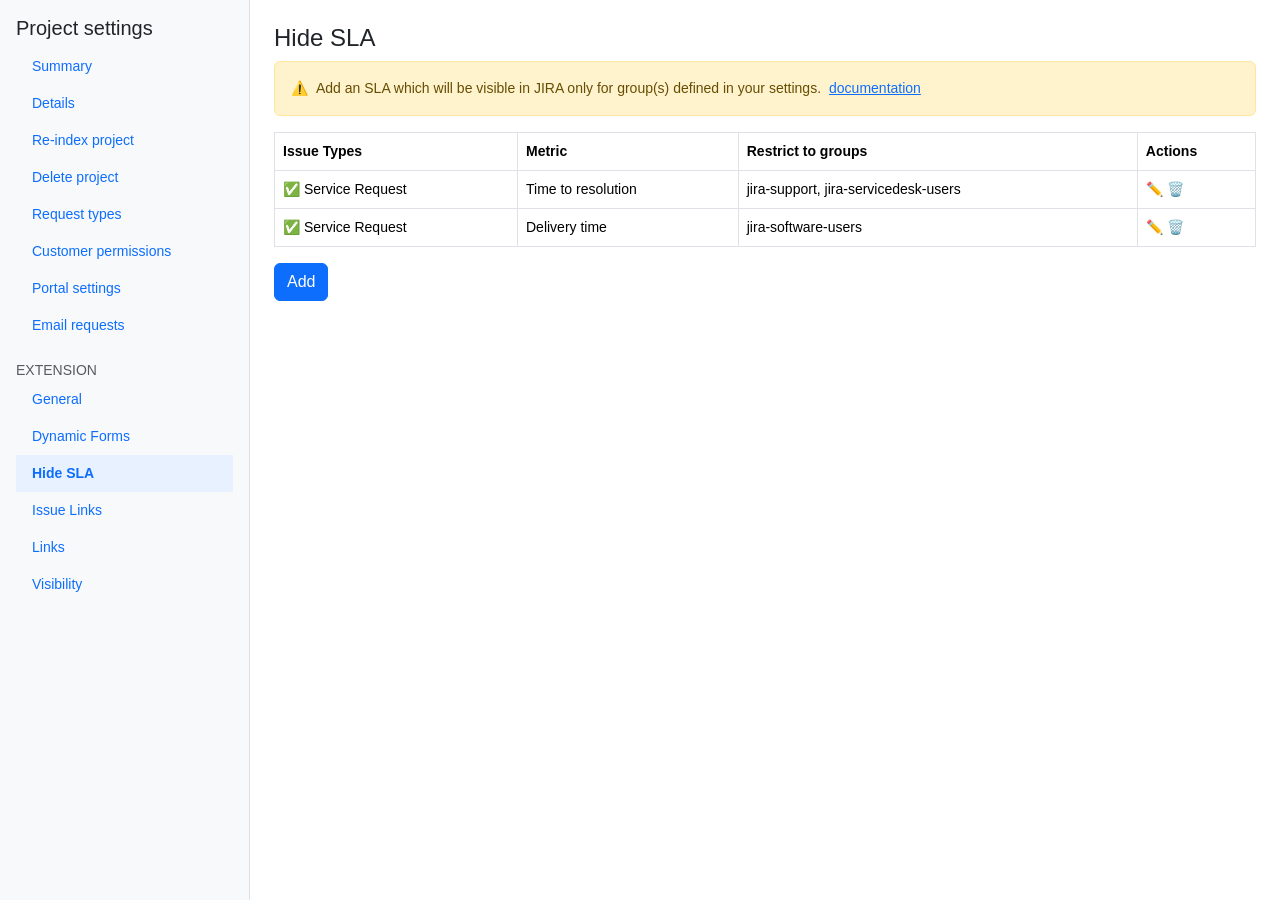
<file: index.html>
<!DOCTYPE html>
<html lang="en">
<head>
  <meta charset="UTF-8">
  <title>Admin Panel - Hide SLA</title>
  <meta name="viewport" content="width=device-width, initial-scale=1">
  <link href="https://cdn.jsdelivr.net/npm/bootstrap@5.3.3/dist/css/bootstrap.min.css" rel="stylesheet">
  <link href="css/style.css" rel="stylesheet">
</head>
<body>
<div class="d-flex">
  <!-- Sidebar -->
  <div class="bg-light border-end p-3 vh-100" style="width: 250px;">
    <h5>Project settings</h5>
    <ul class="nav flex-column">
      <li class="nav-item"><a class="nav-link" href="#">Summary</a></li>
      <li class="nav-item"><a class="nav-link" href="#">Details</a></li>
      <li class="nav-item"><a class="nav-link" href="#">Re-index project</a></li>
      <li class="nav-item"><a class="nav-link" href="#">Delete project</a></li>
      <li class="nav-item"><a class="nav-link" href="#">Request types</a></li>
      <li class="nav-item"><a class="nav-link" href="#">Customer permissions</a></li>
      <li class="nav-item"><a class="nav-link" href="#">Portal settings</a></li>
      <li class="nav-item"><a class="nav-link" href="#">Email requests</a></li>
      <li class="nav-item mt-3 text-muted">EXTENSION</li>
      <li class="nav-item"><a class="nav-link" href="#">General</a></li>
      <li class="nav-item"><a class="nav-link" href="#">Dynamic Forms</a></li>
      <li class="nav-item"><a class="nav-link active fw-bold" href="#">Hide SLA</a></li>
      <li class="nav-item"><a class="nav-link" href="#">Issue Links</a></li>
      <li class="nav-item"><a class="nav-link" href="#">Links</a></li>
      <li class="nav-item"><a class="nav-link" href="#">Visibility</a></li>
    </ul>
  </div>

  <!-- Main Content -->
  <div class="p-4 flex-grow-1">
    <h4>Hide SLA</h4>
    <div class="alert alert-warning d-flex align-items-center" role="alert">
      <span class="me-2">⚠️</span>
      Add an SLA which will be visible in JIRA only for group(s) defined in your settings.
      <a href="#" class="ms-2">documentation</a>
    </div>

    <table class="table table-bordered align-middle">
      <thead>
        <tr>
          <th>Issue Types</th>
          <th>Metric</th>
          <th>Restrict to groups</th>
          <th>Actions</th>
        </tr>
      </thead>
      <tbody>
        <tr>
          <td>✅ Service Request</td>
          <td>Time to resolution</td>
          <td>jira-support, jira-servicedesk-users</td>
          <td>
            ✏️ 🗑️
          </td>
        </tr>
        <tr>
          <td>✅ Service Request</td>
          <td>Delivery time</td>
          <td>jira-software-users</td>
          <td>
            ✏️ 🗑️
          </td>
        </tr>
      </tbody>
    </table>
    <button class="btn btn-primary">Add</button>
  </div>
</div>
</body>
</html>
</file>
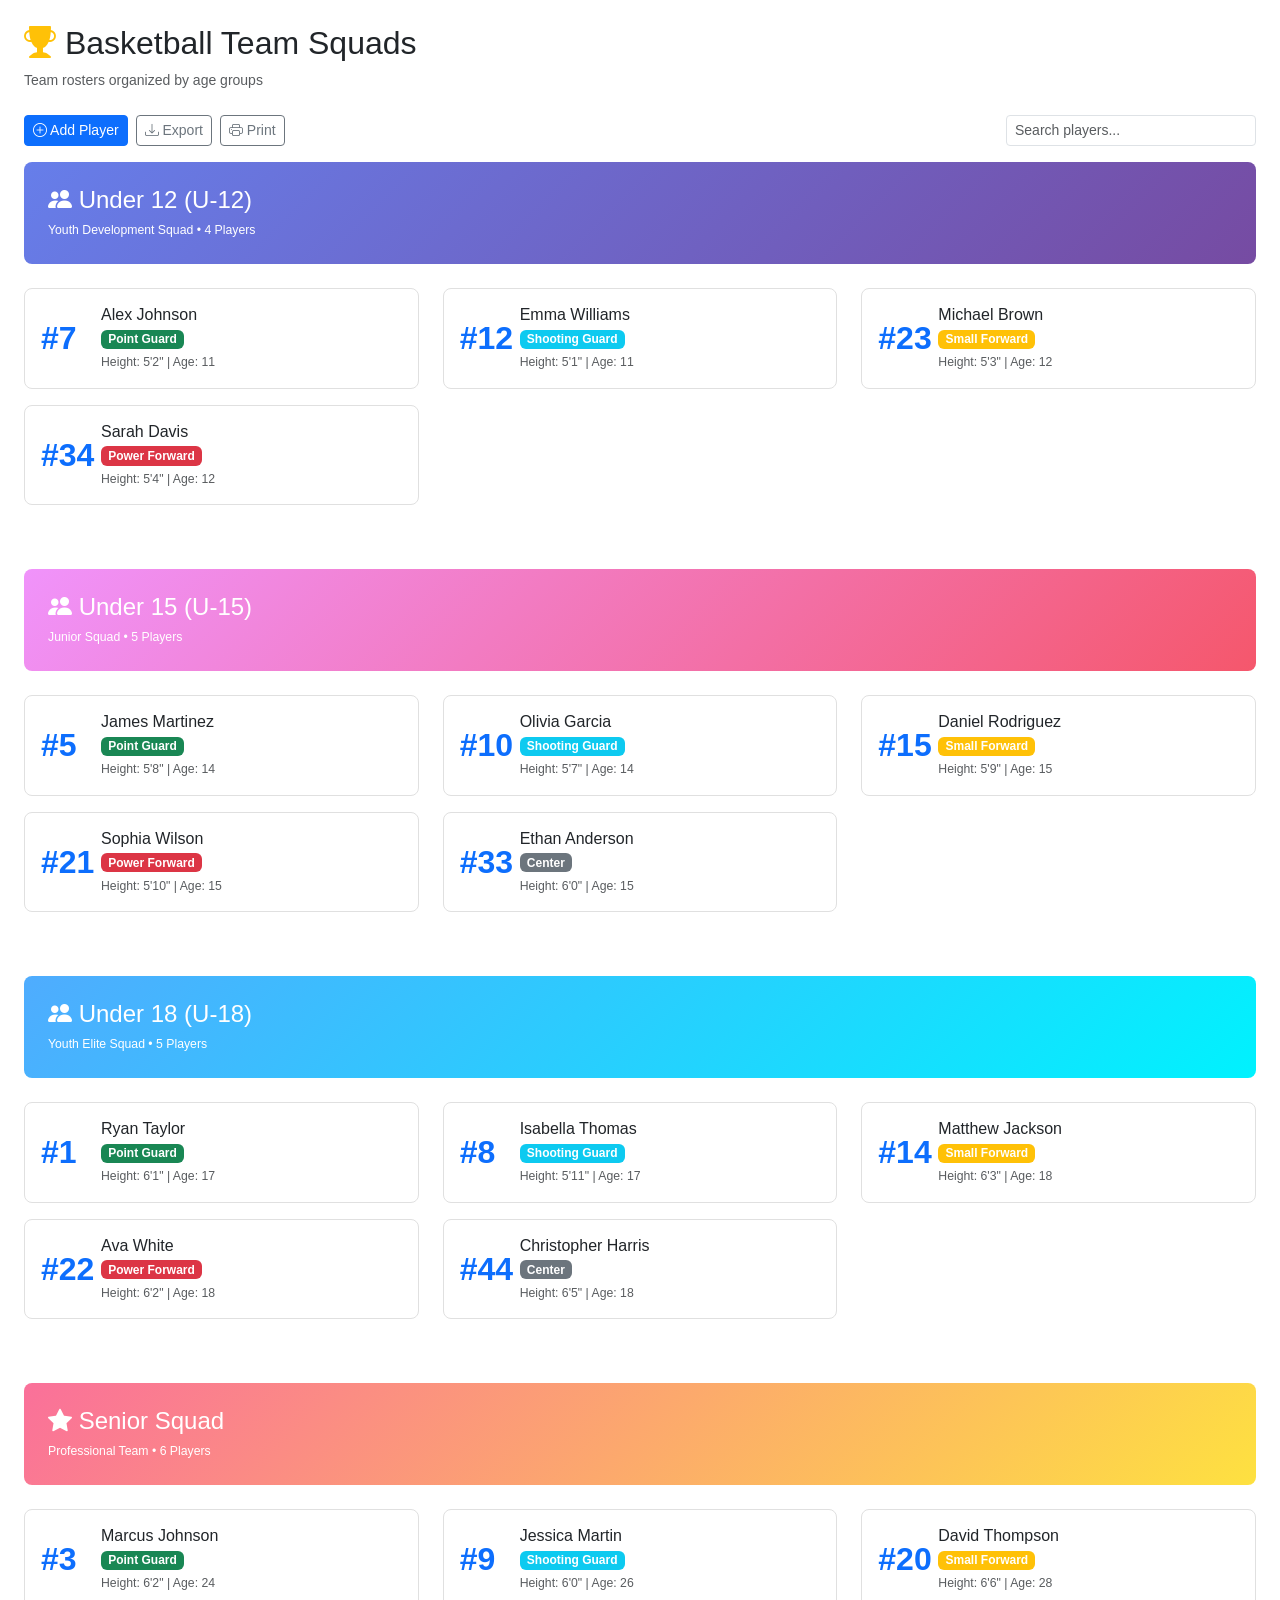
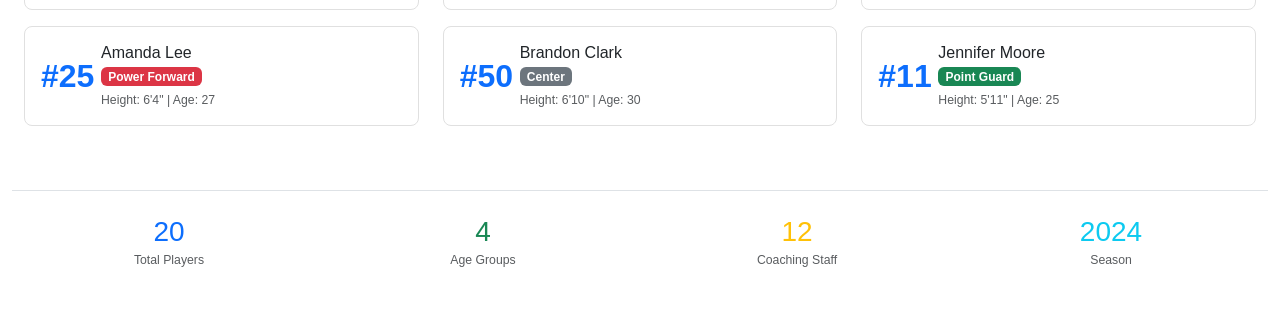
<file: basketball-squads.html>
<!DOCTYPE html>
<html lang="en">
<head>
  <meta charset="UTF-8">
  <title>Basketball Team Squads</title>
  <meta name="viewport" content="width=device-width, initial-scale=1">
  <link href="https://cdn.jsdelivr.net/npm/bootstrap@5.3.3/dist/css/bootstrap.min.css" rel="stylesheet">
  <link href="https://cdn.jsdelivr.net/npm/bootstrap-icons/font/bootstrap-icons.css" rel="stylesheet">
  <link href="css/style.css" rel="stylesheet">
  <style>
    .squad-card {
      border-left: 4px solid #0d6efd;
      transition: transform 0.2s;
    }
    .squad-card:hover {
      transform: translateY(-2px);
      box-shadow: 0 4px 8px rgba(0,0,0,0.1);
    }
    .age-group-header {
      background: linear-gradient(135deg, #667eea 0%, #764ba2 100%);
      color: white;
      padding: 1.5rem;
      border-radius: 0.5rem;
      margin-bottom: 1.5rem;
    }
    .player-card {
      border: 1px solid #e0e0e0;
      border-radius: 0.5rem;
      padding: 1rem;
      margin-bottom: 1rem;
      background: white;
      transition: all 0.2s;
    }
    .player-card:hover {
      box-shadow: 0 2px 8px rgba(0,0,0,0.1);
      border-color: #0d6efd;
    }
    .jersey-number {
      font-size: 2rem;
      font-weight: bold;
      color: #0d6efd;
      min-width: 60px;
    }
    .position-badge {
      font-size: 0.75rem;
      padding: 0.3em 0.6em;
    }
  </style>
</head>
<body class="bg-light">

<div class="container-fluid p-4 bg-white">
  <div class="mb-4">
    <h2 class="mb-2"><i class="bi bi-trophy-fill text-warning"></i> Basketball Team Squads</h2>
    <p class="text-muted">Team rosters organized by age groups</p>
  </div>

  <div class="d-flex justify-content-between align-items-center mb-3">
    <div class="d-flex gap-2">
      <button class="btn btn-primary btn-sm"><i class="bi bi-plus-circle"></i> Add Player</button>
      <button class="btn btn-outline-secondary btn-sm"><i class="bi bi-download"></i> Export</button>
      <button class="btn btn-outline-secondary btn-sm"><i class="bi bi-printer"></i> Print</button>
    </div>
    <div>
      <input type="search" class="form-control form-control-sm" placeholder="Search players..." style="width: 250px;">
    </div>
  </div>

  <!-- Under 12 Age Group -->
  <div class="age-group-section mb-5">
    <div class="age-group-header">
      <h4 class="mb-1"><i class="bi bi-people-fill"></i> Under 12 (U-12)</h4>
      <small>Youth Development Squad • 4 Players</small>
    </div>

    <div class="row">
      <div class="col-md-6 col-lg-4">
        <div class="player-card">
          <div class="d-flex align-items-center">
            <div class="jersey-number">#7</div>
            <div class="flex-grow-1">
              <h6 class="mb-1">Alex Johnson</h6>
              <span class="badge bg-success position-badge">Point Guard</span>
              <div class="text-muted small mt-1">Height: 5'2" | Age: 11</div>
            </div>
          </div>
        </div>
      </div>
      <div class="col-md-6 col-lg-4">
        <div class="player-card">
          <div class="d-flex align-items-center">
            <div class="jersey-number">#12</div>
            <div class="flex-grow-1">
              <h6 class="mb-1">Emma Williams</h6>
              <span class="badge bg-info position-badge">Shooting Guard</span>
              <div class="text-muted small mt-1">Height: 5'1" | Age: 11</div>
            </div>
          </div>
        </div>
      </div>
      <div class="col-md-6 col-lg-4">
        <div class="player-card">
          <div class="d-flex align-items-center">
            <div class="jersey-number">#23</div>
            <div class="flex-grow-1">
              <h6 class="mb-1">Michael Brown</h6>
              <span class="badge bg-warning position-badge">Small Forward</span>
              <div class="text-muted small mt-1">Height: 5'3" | Age: 12</div>
            </div>
          </div>
        </div>
      </div>
      <div class="col-md-6 col-lg-4">
        <div class="player-card">
          <div class="d-flex align-items-center">
            <div class="jersey-number">#34</div>
            <div class="flex-grow-1">
              <h6 class="mb-1">Sarah Davis</h6>
              <span class="badge bg-danger position-badge">Power Forward</span>
              <div class="text-muted small mt-1">Height: 5'4" | Age: 12</div>
            </div>
          </div>
        </div>
      </div>
    </div>
  </div>

  <!-- Under 15 Age Group -->
  <div class="age-group-section mb-5">
    <div class="age-group-header" style="background: linear-gradient(135deg, #f093fb 0%, #f5576c 100%);">
      <h4 class="mb-1"><i class="bi bi-people-fill"></i> Under 15 (U-15)</h4>
      <small>Junior Squad • 5 Players</small>
    </div>

    <div class="row">
      <div class="col-md-6 col-lg-4">
        <div class="player-card">
          <div class="d-flex align-items-center">
            <div class="jersey-number">#5</div>
            <div class="flex-grow-1">
              <h6 class="mb-1">James Martinez</h6>
              <span class="badge bg-success position-badge">Point Guard</span>
              <div class="text-muted small mt-1">Height: 5'8" | Age: 14</div>
            </div>
          </div>
        </div>
      </div>
      <div class="col-md-6 col-lg-4">
        <div class="player-card">
          <div class="d-flex align-items-center">
            <div class="jersey-number">#10</div>
            <div class="flex-grow-1">
              <h6 class="mb-1">Olivia Garcia</h6>
              <span class="badge bg-info position-badge">Shooting Guard</span>
              <div class="text-muted small mt-1">Height: 5'7" | Age: 14</div>
            </div>
          </div>
        </div>
      </div>
      <div class="col-md-6 col-lg-4">
        <div class="player-card">
          <div class="d-flex align-items-center">
            <div class="jersey-number">#15</div>
            <div class="flex-grow-1">
              <h6 class="mb-1">Daniel Rodriguez</h6>
              <span class="badge bg-warning position-badge">Small Forward</span>
              <div class="text-muted small mt-1">Height: 5'9" | Age: 15</div>
            </div>
          </div>
        </div>
      </div>
      <div class="col-md-6 col-lg-4">
        <div class="player-card">
          <div class="d-flex align-items-center">
            <div class="jersey-number">#21</div>
            <div class="flex-grow-1">
              <h6 class="mb-1">Sophia Wilson</h6>
              <span class="badge bg-danger position-badge">Power Forward</span>
              <div class="text-muted small mt-1">Height: 5'10" | Age: 15</div>
            </div>
          </div>
        </div>
      </div>
      <div class="col-md-6 col-lg-4">
        <div class="player-card">
          <div class="d-flex align-items-center">
            <div class="jersey-number">#33</div>
            <div class="flex-grow-1">
              <h6 class="mb-1">Ethan Anderson</h6>
              <span class="badge bg-secondary position-badge">Center</span>
              <div class="text-muted small mt-1">Height: 6'0" | Age: 15</div>
            </div>
          </div>
        </div>
      </div>
    </div>
  </div>

  <!-- Under 18 Age Group -->
  <div class="age-group-section mb-5">
    <div class="age-group-header" style="background: linear-gradient(135deg, #4facfe 0%, #00f2fe 100%);">
      <h4 class="mb-1"><i class="bi bi-people-fill"></i> Under 18 (U-18)</h4>
      <small>Youth Elite Squad • 5 Players</small>
    </div>

    <div class="row">
      <div class="col-md-6 col-lg-4">
        <div class="player-card">
          <div class="d-flex align-items-center">
            <div class="jersey-number">#1</div>
            <div class="flex-grow-1">
              <h6 class="mb-1">Ryan Taylor</h6>
              <span class="badge bg-success position-badge">Point Guard</span>
              <div class="text-muted small mt-1">Height: 6'1" | Age: 17</div>
            </div>
          </div>
        </div>
      </div>
      <div class="col-md-6 col-lg-4">
        <div class="player-card">
          <div class="d-flex align-items-center">
            <div class="jersey-number">#8</div>
            <div class="flex-grow-1">
              <h6 class="mb-1">Isabella Thomas</h6>
              <span class="badge bg-info position-badge">Shooting Guard</span>
              <div class="text-muted small mt-1">Height: 5'11" | Age: 17</div>
            </div>
          </div>
        </div>
      </div>
      <div class="col-md-6 col-lg-4">
        <div class="player-card">
          <div class="d-flex align-items-center">
            <div class="jersey-number">#14</div>
            <div class="flex-grow-1">
              <h6 class="mb-1">Matthew Jackson</h6>
              <span class="badge bg-warning position-badge">Small Forward</span>
              <div class="text-muted small mt-1">Height: 6'3" | Age: 18</div>
            </div>
          </div>
        </div>
      </div>
      <div class="col-md-6 col-lg-4">
        <div class="player-card">
          <div class="d-flex align-items-center">
            <div class="jersey-number">#22</div>
            <div class="flex-grow-1">
              <h6 class="mb-1">Ava White</h6>
              <span class="badge bg-danger position-badge">Power Forward</span>
              <div class="text-muted small mt-1">Height: 6'2" | Age: 18</div>
            </div>
          </div>
        </div>
      </div>
      <div class="col-md-6 col-lg-4">
        <div class="player-card">
          <div class="d-flex align-items-center">
            <div class="jersey-number">#44</div>
            <div class="flex-grow-1">
              <h6 class="mb-1">Christopher Harris</h6>
              <span class="badge bg-secondary position-badge">Center</span>
              <div class="text-muted small mt-1">Height: 6'5" | Age: 18</div>
            </div>
          </div>
        </div>
      </div>
    </div>
  </div>

  <!-- Senior Squad -->
  <div class="age-group-section mb-5">
    <div class="age-group-header" style="background: linear-gradient(135deg, #fa709a 0%, #fee140 100%);">
      <h4 class="mb-1"><i class="bi bi-star-fill"></i> Senior Squad</h4>
      <small>Professional Team • 6 Players</small>
    </div>

    <div class="row">
      <div class="col-md-6 col-lg-4">
        <div class="player-card">
          <div class="d-flex align-items-center">
            <div class="jersey-number">#3</div>
            <div class="flex-grow-1">
              <h6 class="mb-1">Marcus Johnson</h6>
              <span class="badge bg-success position-badge">Point Guard</span>
              <div class="text-muted small mt-1">Height: 6'2" | Age: 24</div>
            </div>
          </div>
        </div>
      </div>
      <div class="col-md-6 col-lg-4">
        <div class="player-card">
          <div class="d-flex align-items-center">
            <div class="jersey-number">#9</div>
            <div class="flex-grow-1">
              <h6 class="mb-1">Jessica Martin</h6>
              <span class="badge bg-info position-badge">Shooting Guard</span>
              <div class="text-muted small mt-1">Height: 6'0" | Age: 26</div>
            </div>
          </div>
        </div>
      </div>
      <div class="col-md-6 col-lg-4">
        <div class="player-card">
          <div class="d-flex align-items-center">
            <div class="jersey-number">#20</div>
            <div class="flex-grow-1">
              <h6 class="mb-1">David Thompson</h6>
              <span class="badge bg-warning position-badge">Small Forward</span>
              <div class="text-muted small mt-1">Height: 6'6" | Age: 28</div>
            </div>
          </div>
        </div>
      </div>
      <div class="col-md-6 col-lg-4">
        <div class="player-card">
          <div class="d-flex align-items-center">
            <div class="jersey-number">#25</div>
            <div class="flex-grow-1">
              <h6 class="mb-1">Amanda Lee</h6>
              <span class="badge bg-danger position-badge">Power Forward</span>
              <div class="text-muted small mt-1">Height: 6'4" | Age: 27</div>
            </div>
          </div>
        </div>
      </div>
      <div class="col-md-6 col-lg-4">
        <div class="player-card">
          <div class="d-flex align-items-center">
            <div class="jersey-number">#50</div>
            <div class="flex-grow-1">
              <h6 class="mb-1">Brandon Clark</h6>
              <span class="badge bg-secondary position-badge">Center</span>
              <div class="text-muted small mt-1">Height: 6'10" | Age: 30</div>
            </div>
          </div>
        </div>
      </div>
      <div class="col-md-6 col-lg-4">
        <div class="player-card">
          <div class="d-flex align-items-center">
            <div class="jersey-number">#11</div>
            <div class="flex-grow-1">
              <h6 class="mb-1">Jennifer Moore</h6>
              <span class="badge bg-success position-badge">Point Guard</span>
              <div class="text-muted small mt-1">Height: 5'11" | Age: 25</div>
            </div>
          </div>
        </div>
      </div>
    </div>
  </div>

  <!-- Footer Stats -->
  <div class="row mt-4 pt-4 border-top">
    <div class="col-md-3 text-center mb-3">
      <h3 class="text-primary mb-0">20</h3>
      <small class="text-muted">Total Players</small>
    </div>
    <div class="col-md-3 text-center mb-3">
      <h3 class="text-success mb-0">4</h3>
      <small class="text-muted">Age Groups</small>
    </div>
    <div class="col-md-3 text-center mb-3">
      <h3 class="text-warning mb-0">12</h3>
      <small class="text-muted">Coaching Staff</small>
    </div>
    <div class="col-md-3 text-center mb-3">
      <h3 class="text-info mb-0">2024</h3>
      <small class="text-muted">Season</small>
    </div>
  </div>
</div>

<script src="https://cdn.jsdelivr.net/npm/bootstrap@5.3.3/dist/js/bootstrap.bundle.min.js"></script>
</body>
</html>
</file>
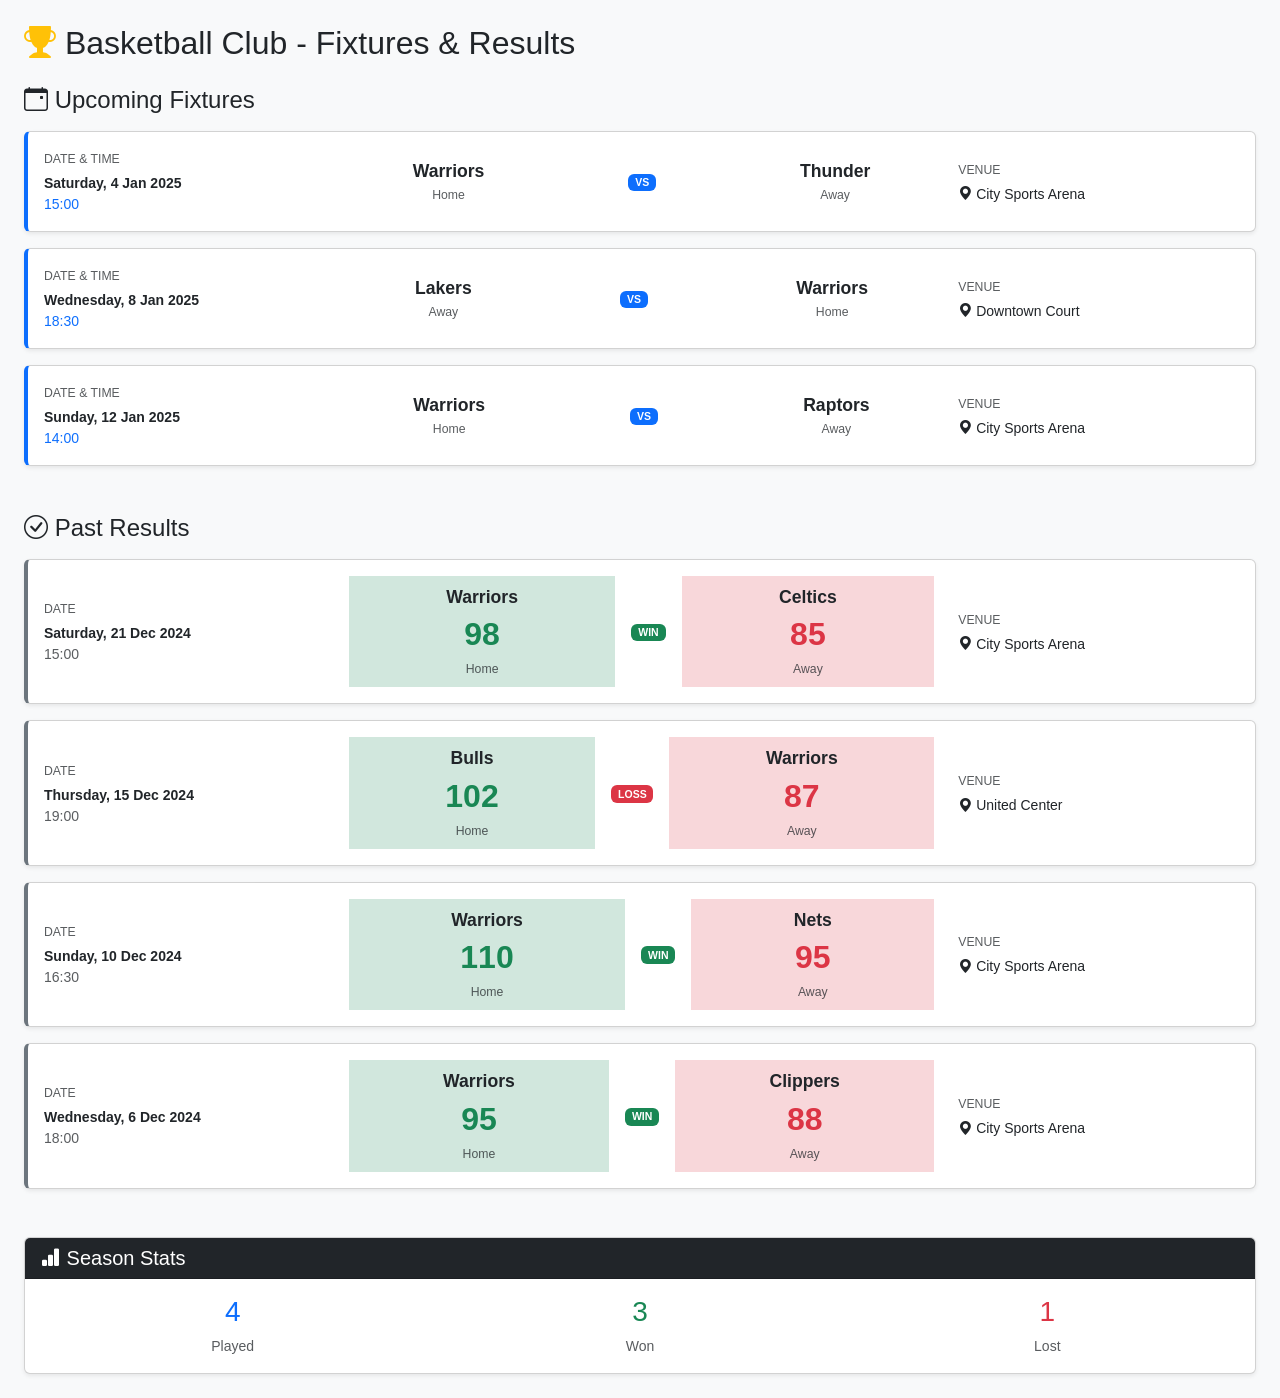
<file: fixtures-results.html>
<!DOCTYPE html>
<html lang="en">
<head>
  <meta charset="UTF-8">
  <title>Basketball Club - Fixtures & Results</title>
  <meta name="viewport" content="width=device-width, initial-scale=1">
  <link href="https://cdn.jsdelivr.net/npm/bootstrap@5.3.3/dist/css/bootstrap.min.css" rel="stylesheet">
  <link href="https://cdn.jsdelivr.net/npm/bootstrap-icons@1.11.3/font/bootstrap-icons.css" rel="stylesheet">
  <style>
    body {
      font-family: 'Segoe UI', sans-serif;
      font-size: 14px;
    }
    .fixture-card {
      border-left: 4px solid #0d6efd;
    }
    .result-card {
      border-left: 4px solid #6c757d;
    }
    .score-large {
      font-size: 2rem;
      font-weight: bold;
    }
    .team-name {
      font-weight: 600;
      font-size: 1.1rem;
    }
    .winner {
      background-color: #d1e7dd;
    }
    .loser {
      background-color: #f8d7da;
    }
  </style>
</head>
<body class="bg-light">

<div class="container-fluid p-4">
  <div class="row">
    <div class="col-12">
      <h2 class="mb-4"><i class="bi bi-trophy-fill text-warning"></i> Basketball Club - Fixtures & Results</h2>
      
      <!-- Upcoming Fixtures Section -->
      <div class="mb-5">
        <h4 class="mb-3"><i class="bi bi-calendar-event"></i> Upcoming Fixtures</h4>
        
        <!-- Fixture 1 -->
        <div class="card fixture-card mb-3 shadow-sm">
          <div class="card-body">
            <div class="row align-items-center">
              <div class="col-md-3">
                <p class="mb-1"><small class="text-muted">DATE & TIME</small></p>
                <p class="mb-0 fw-bold">Saturday, 4 Jan 2025</p>
                <p class="mb-0 text-primary">15:00</p>
              </div>
              <div class="col-md-6">
                <div class="d-flex justify-content-around align-items-center">
                  <div class="text-center">
                    <div class="team-name">Warriors</div>
                    <small class="text-muted">Home</small>
                  </div>
                  <div class="text-center px-3">
                    <span class="badge bg-primary">VS</span>
                  </div>
                  <div class="text-center">
                    <div class="team-name">Thunder</div>
                    <small class="text-muted">Away</small>
                  </div>
                </div>
              </div>
              <div class="col-md-3">
                <p class="mb-1"><small class="text-muted">VENUE</small></p>
                <p class="mb-0"><i class="bi bi-geo-alt-fill"></i> City Sports Arena</p>
              </div>
            </div>
          </div>
        </div>

        <!-- Fixture 2 -->
        <div class="card fixture-card mb-3 shadow-sm">
          <div class="card-body">
            <div class="row align-items-center">
              <div class="col-md-3">
                <p class="mb-1"><small class="text-muted">DATE & TIME</small></p>
                <p class="mb-0 fw-bold">Wednesday, 8 Jan 2025</p>
                <p class="mb-0 text-primary">18:30</p>
              </div>
              <div class="col-md-6">
                <div class="d-flex justify-content-around align-items-center">
                  <div class="text-center">
                    <div class="team-name">Lakers</div>
                    <small class="text-muted">Away</small>
                  </div>
                  <div class="text-center px-3">
                    <span class="badge bg-primary">VS</span>
                  </div>
                  <div class="text-center">
                    <div class="team-name">Warriors</div>
                    <small class="text-muted">Home</small>
                  </div>
                </div>
              </div>
              <div class="col-md-3">
                <p class="mb-1"><small class="text-muted">VENUE</small></p>
                <p class="mb-0"><i class="bi bi-geo-alt-fill"></i> Downtown Court</p>
              </div>
            </div>
          </div>
        </div>

        <!-- Fixture 3 -->
        <div class="card fixture-card mb-3 shadow-sm">
          <div class="card-body">
            <div class="row align-items-center">
              <div class="col-md-3">
                <p class="mb-1"><small class="text-muted">DATE & TIME</small></p>
                <p class="mb-0 fw-bold">Sunday, 12 Jan 2025</p>
                <p class="mb-0 text-primary">14:00</p>
              </div>
              <div class="col-md-6">
                <div class="d-flex justify-content-around align-items-center">
                  <div class="text-center">
                    <div class="team-name">Warriors</div>
                    <small class="text-muted">Home</small>
                  </div>
                  <div class="text-center px-3">
                    <span class="badge bg-primary">VS</span>
                  </div>
                  <div class="text-center">
                    <div class="team-name">Raptors</div>
                    <small class="text-muted">Away</small>
                  </div>
                </div>
              </div>
              <div class="col-md-3">
                <p class="mb-1"><small class="text-muted">VENUE</small></p>
                <p class="mb-0"><i class="bi bi-geo-alt-fill"></i> City Sports Arena</p>
              </div>
            </div>
          </div>
        </div>
      </div>

      <!-- Past Results Section -->
      <div class="mb-5">
        <h4 class="mb-3"><i class="bi bi-check-circle"></i> Past Results</h4>
        
        <!-- Result 1 -->
        <div class="card result-card mb-3 shadow-sm">
          <div class="card-body">
            <div class="row align-items-center">
              <div class="col-md-3">
                <p class="mb-1"><small class="text-muted">DATE</small></p>
                <p class="mb-0 fw-bold">Saturday, 21 Dec 2024</p>
                <p class="mb-0 text-muted">15:00</p>
              </div>
              <div class="col-md-6">
                <div class="d-flex justify-content-around align-items-center">
                  <div class="text-center winner flex-fill py-2">
                    <div class="team-name">Warriors</div>
                    <div class="score-large text-success">98</div>
                    <small class="text-muted">Home</small>
                  </div>
                  <div class="text-center px-3">
                    <span class="badge bg-success">WIN</span>
                  </div>
                  <div class="text-center loser flex-fill py-2">
                    <div class="team-name">Celtics</div>
                    <div class="score-large text-danger">85</div>
                    <small class="text-muted">Away</small>
                  </div>
                </div>
              </div>
              <div class="col-md-3">
                <p class="mb-1"><small class="text-muted">VENUE</small></p>
                <p class="mb-0"><i class="bi bi-geo-alt-fill"></i> City Sports Arena</p>
              </div>
            </div>
          </div>
        </div>

        <!-- Result 2 -->
        <div class="card result-card mb-3 shadow-sm">
          <div class="card-body">
            <div class="row align-items-center">
              <div class="col-md-3">
                <p class="mb-1"><small class="text-muted">DATE</small></p>
                <p class="mb-0 fw-bold">Thursday, 15 Dec 2024</p>
                <p class="mb-0 text-muted">19:00</p>
              </div>
              <div class="col-md-6">
                <div class="d-flex justify-content-around align-items-center">
                  <div class="text-center winner flex-fill py-2">
                    <div class="team-name">Bulls</div>
                    <div class="score-large text-success">102</div>
                    <small class="text-muted">Home</small>
                  </div>
                  <div class="text-center px-3">
                    <span class="badge bg-danger">LOSS</span>
                  </div>
                  <div class="text-center loser flex-fill py-2">
                    <div class="team-name">Warriors</div>
                    <div class="score-large text-danger">87</div>
                    <small class="text-muted">Away</small>
                  </div>
                </div>
              </div>
              <div class="col-md-3">
                <p class="mb-1"><small class="text-muted">VENUE</small></p>
                <p class="mb-0"><i class="bi bi-geo-alt-fill"></i> United Center</p>
              </div>
            </div>
          </div>
        </div>

        <!-- Result 3 -->
        <div class="card result-card mb-3 shadow-sm">
          <div class="card-body">
            <div class="row align-items-center">
              <div class="col-md-3">
                <p class="mb-1"><small class="text-muted">DATE</small></p>
                <p class="mb-0 fw-bold">Sunday, 10 Dec 2024</p>
                <p class="mb-0 text-muted">16:30</p>
              </div>
              <div class="col-md-6">
                <div class="d-flex justify-content-around align-items-center">
                  <div class="text-center winner flex-fill py-2">
                    <div class="team-name">Warriors</div>
                    <div class="score-large text-success">110</div>
                    <small class="text-muted">Home</small>
                  </div>
                  <div class="text-center px-3">
                    <span class="badge bg-success">WIN</span>
                  </div>
                  <div class="text-center loser flex-fill py-2">
                    <div class="team-name">Nets</div>
                    <div class="score-large text-danger">95</div>
                    <small class="text-muted">Away</small>
                  </div>
                </div>
              </div>
              <div class="col-md-3">
                <p class="mb-1"><small class="text-muted">VENUE</small></p>
                <p class="mb-0"><i class="bi bi-geo-alt-fill"></i> City Sports Arena</p>
              </div>
            </div>
          </div>
        </div>

        <!-- Result 4 -->
        <div class="card result-card mb-3 shadow-sm">
          <div class="card-body">
            <div class="row align-items-center">
              <div class="col-md-3">
                <p class="mb-1"><small class="text-muted">DATE</small></p>
                <p class="mb-0 fw-bold">Wednesday, 6 Dec 2024</p>
                <p class="mb-0 text-muted">18:00</p>
              </div>
              <div class="col-md-6">
                <div class="d-flex justify-content-around align-items-center">
                  <div class="text-center winner flex-fill py-2">
                    <div class="team-name">Warriors</div>
                    <div class="score-large text-success">95</div>
                    <small class="text-muted">Home</small>
                  </div>
                  <div class="text-center px-3">
                    <span class="badge bg-success">WIN</span>
                  </div>
                  <div class="text-center loser flex-fill py-2">
                    <div class="team-name">Clippers</div>
                    <div class="score-large text-danger">88</div>
                    <small class="text-muted">Away</small>
                  </div>
                </div>
              </div>
              <div class="col-md-3">
                <p class="mb-1"><small class="text-muted">VENUE</small></p>
                <p class="mb-0"><i class="bi bi-geo-alt-fill"></i> City Sports Arena</p>
              </div>
            </div>
          </div>
        </div>

      </div>

      <!-- Season Stats Summary -->
      <div class="row">
        <div class="col-md-12">
          <div class="card shadow-sm">
            <div class="card-header bg-dark text-white">
              <h5 class="mb-0"><i class="bi bi-bar-chart-fill"></i> Season Stats</h5>
            </div>
            <div class="card-body">
              <div class="row text-center">
                <div class="col-md-4">
                  <h3 class="text-primary">4</h3>
                  <p class="text-muted mb-0">Played</p>
                </div>
                <div class="col-md-4">
                  <h3 class="text-success">3</h3>
                  <p class="text-muted mb-0">Won</p>
                </div>
                <div class="col-md-4">
                  <h3 class="text-danger">1</h3>
                  <p class="text-muted mb-0">Lost</p>
                </div>
              </div>
            </div>
          </div>
        </div>
      </div>

    </div>
  </div>
</div>

<script src="https://cdn.jsdelivr.net/npm/bootstrap@5.3.3/dist/js/bootstrap.bundle.min.js"></script>
</body>
</html>
</file>
<file: css/style.css>
body {
  font-family: 'Segoe UI', sans-serif;
  font-size: 14px;
}
.nav-link.active {
  background-color: #e7f1ff;
  font-weight: bold;
}
.table td, .table th {
  vertical-align: middle;
}
</file>
